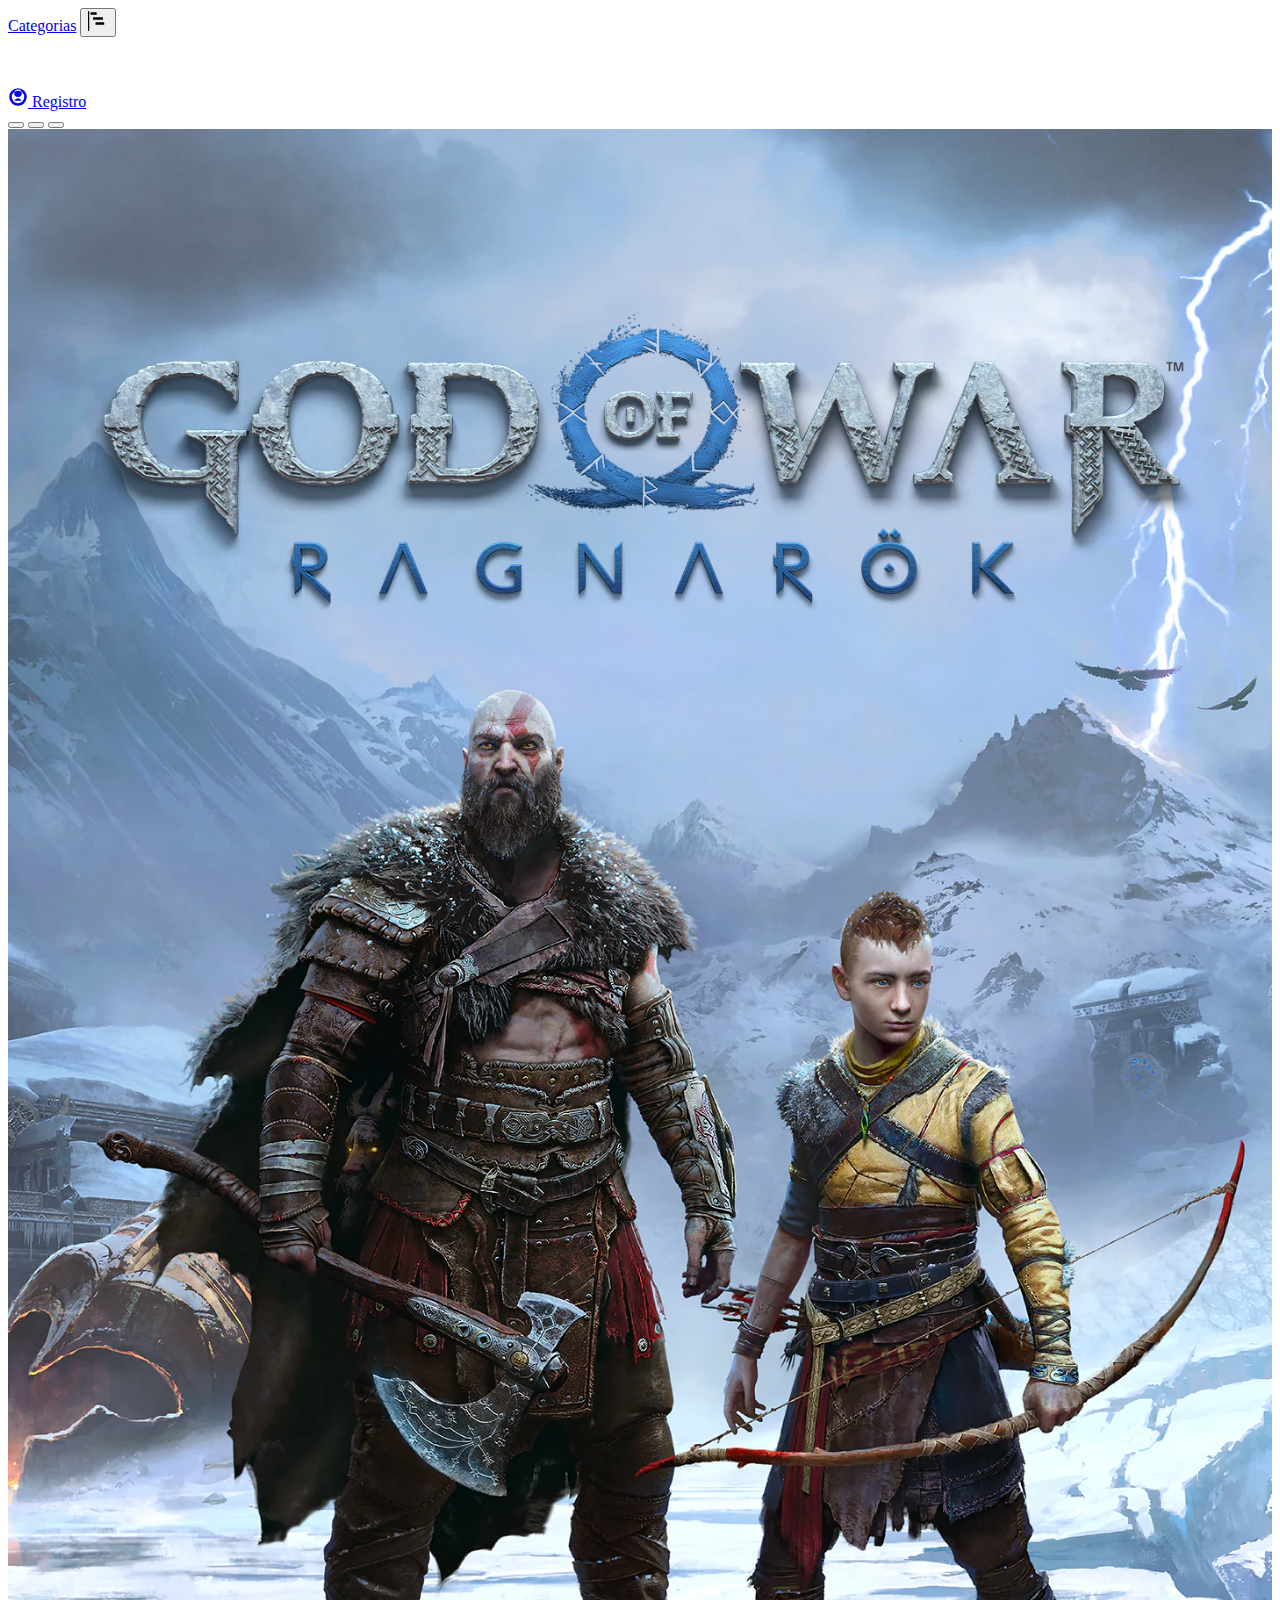
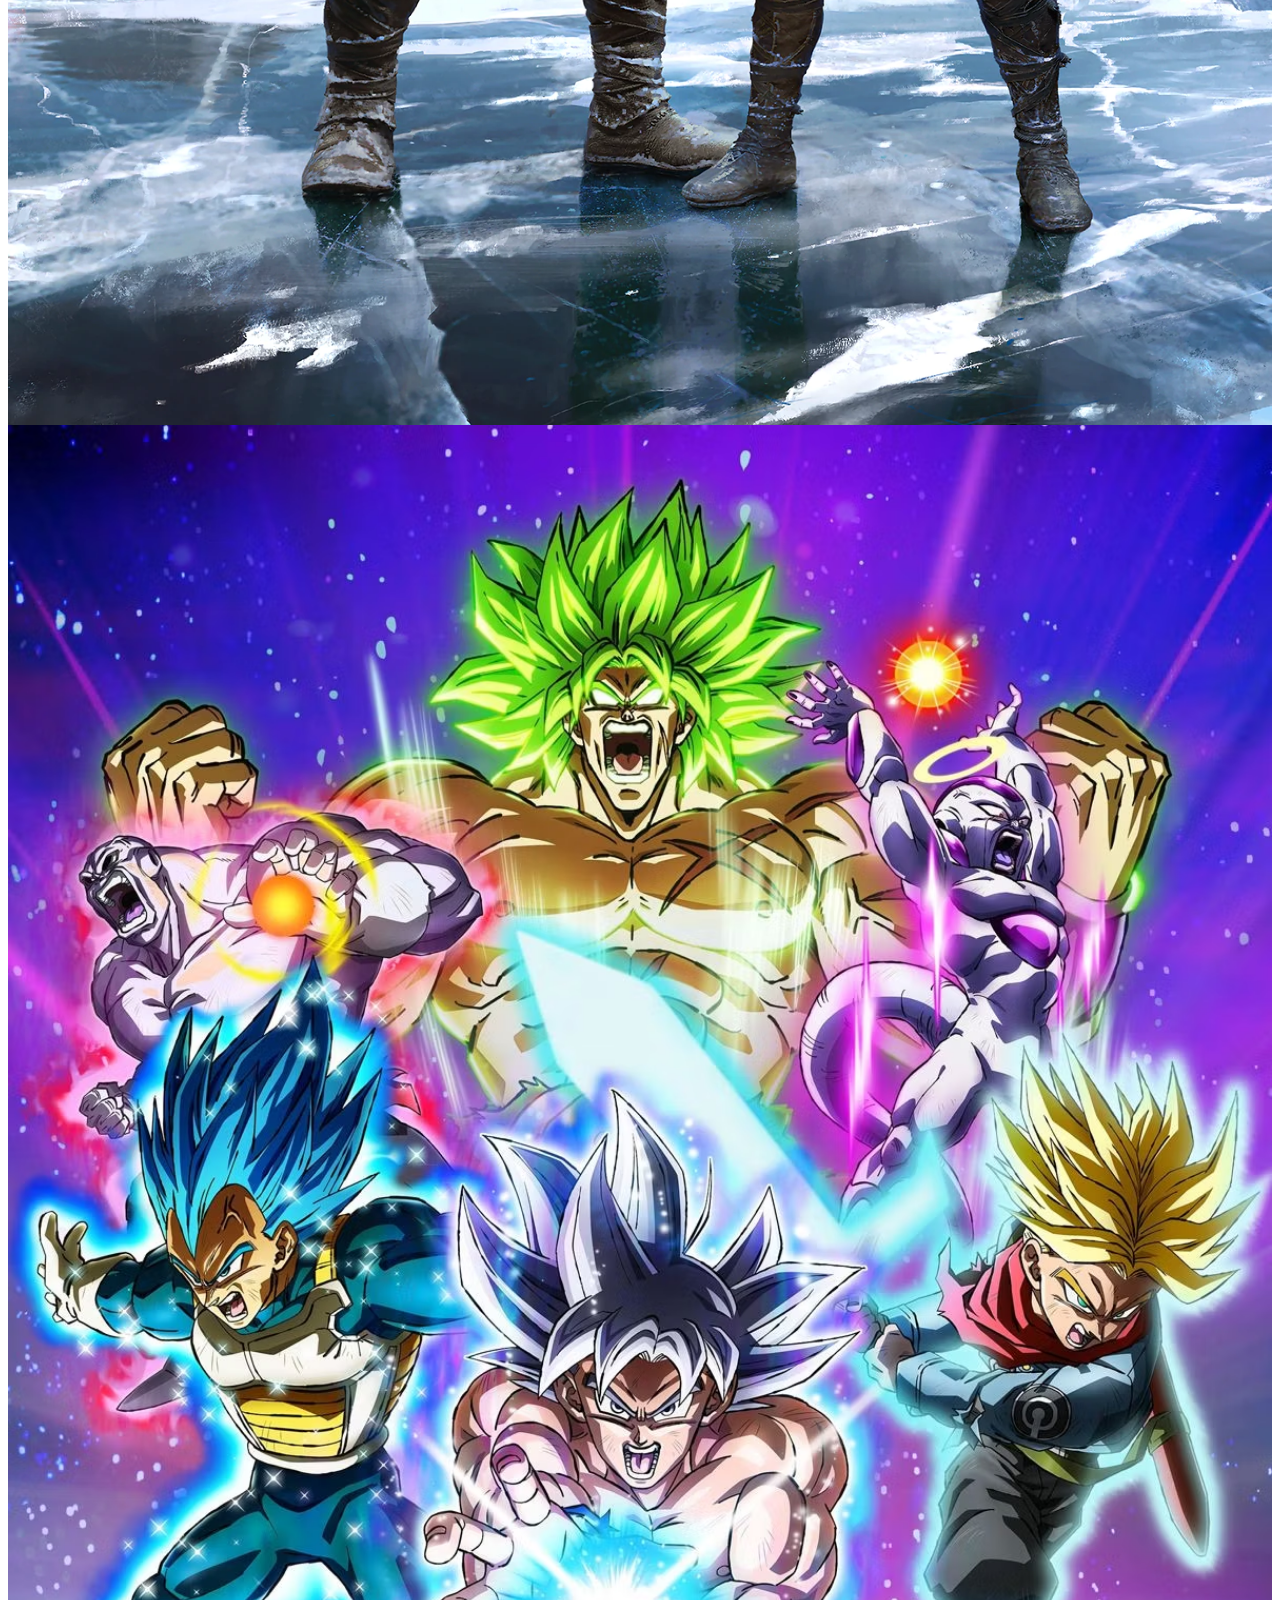
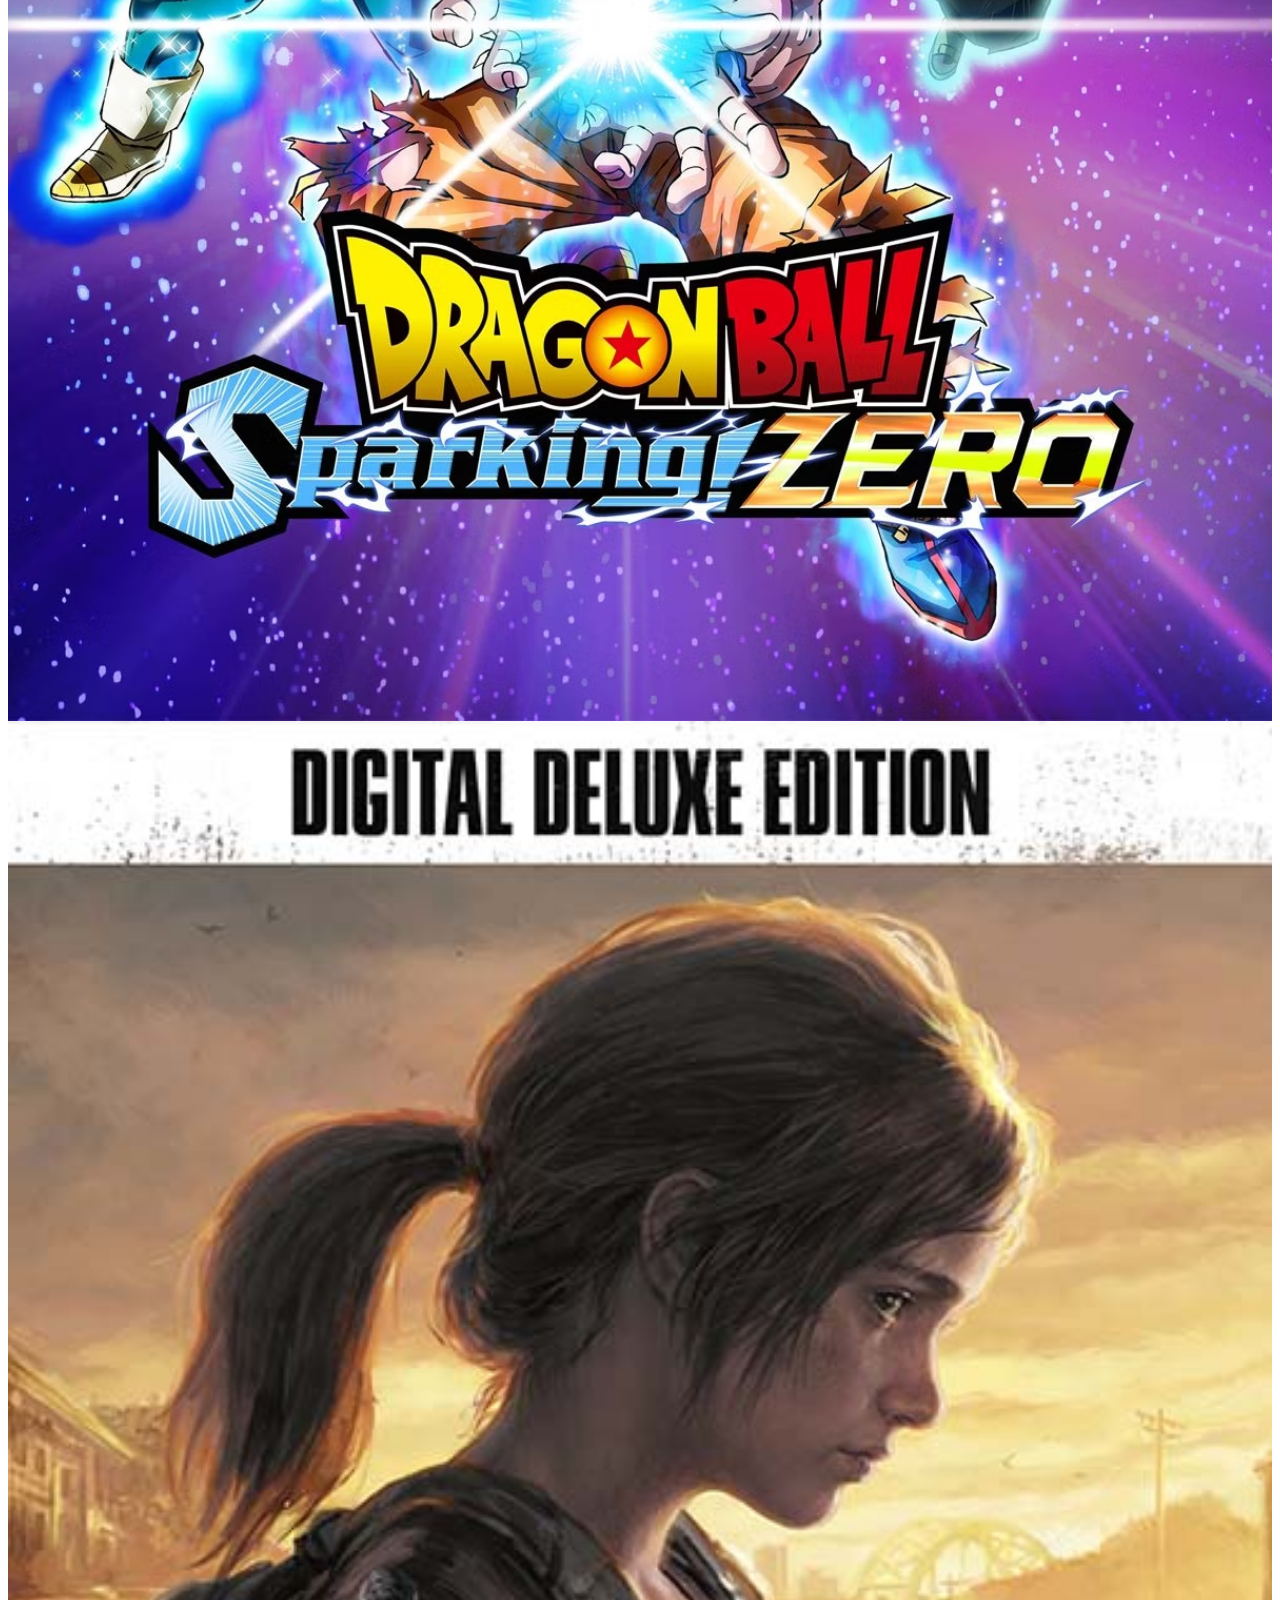
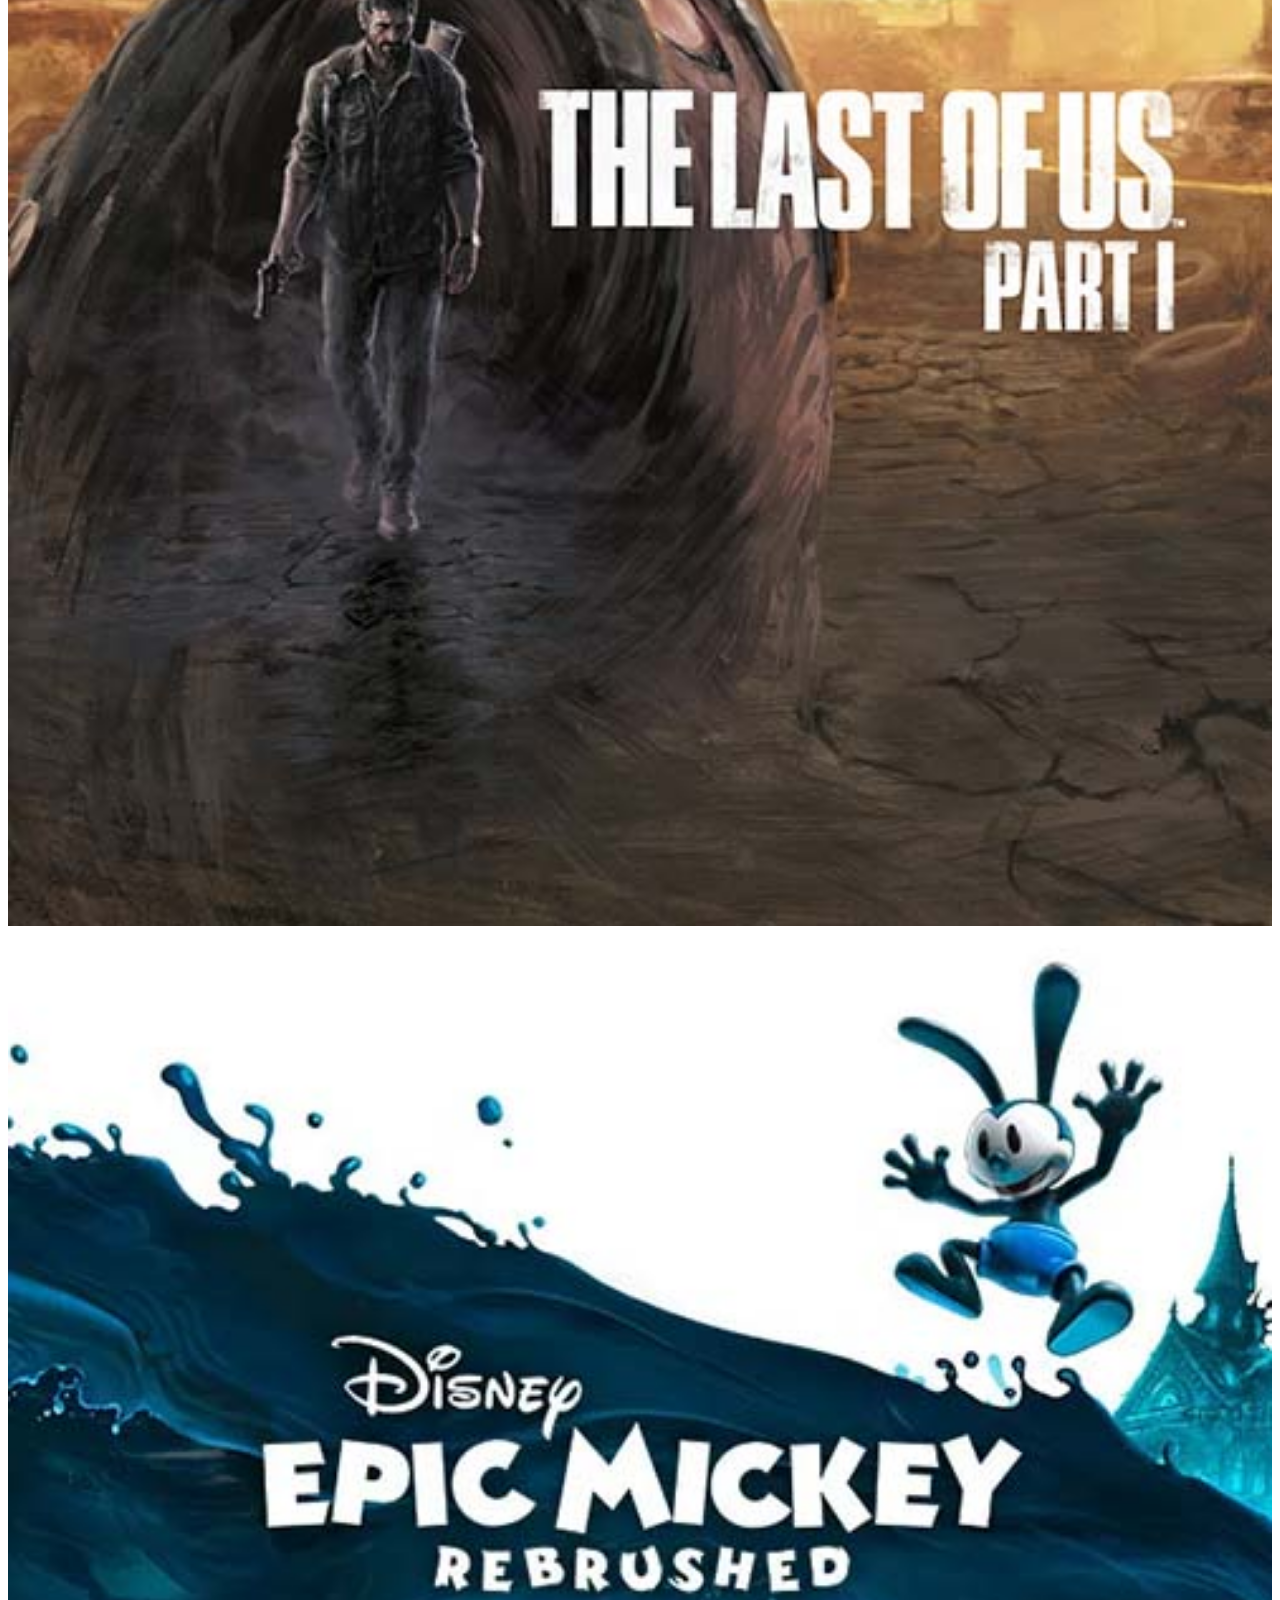
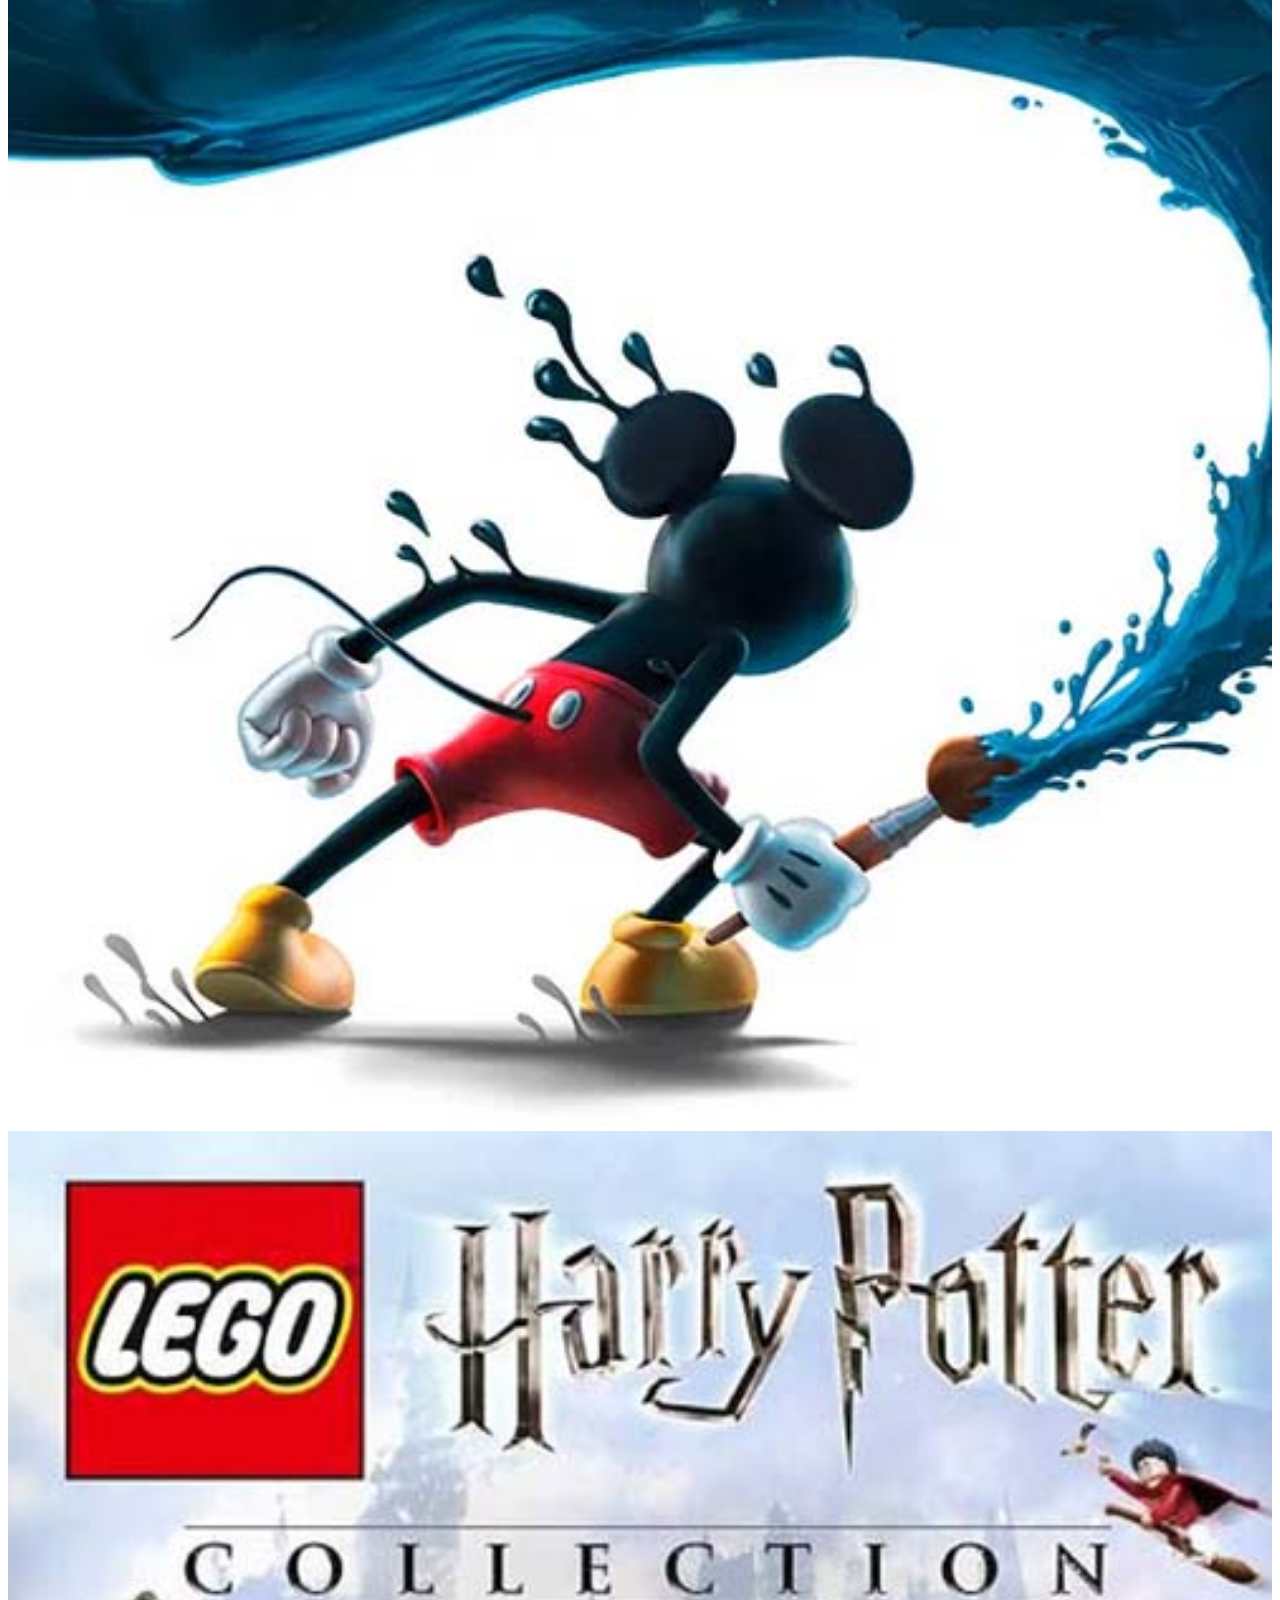
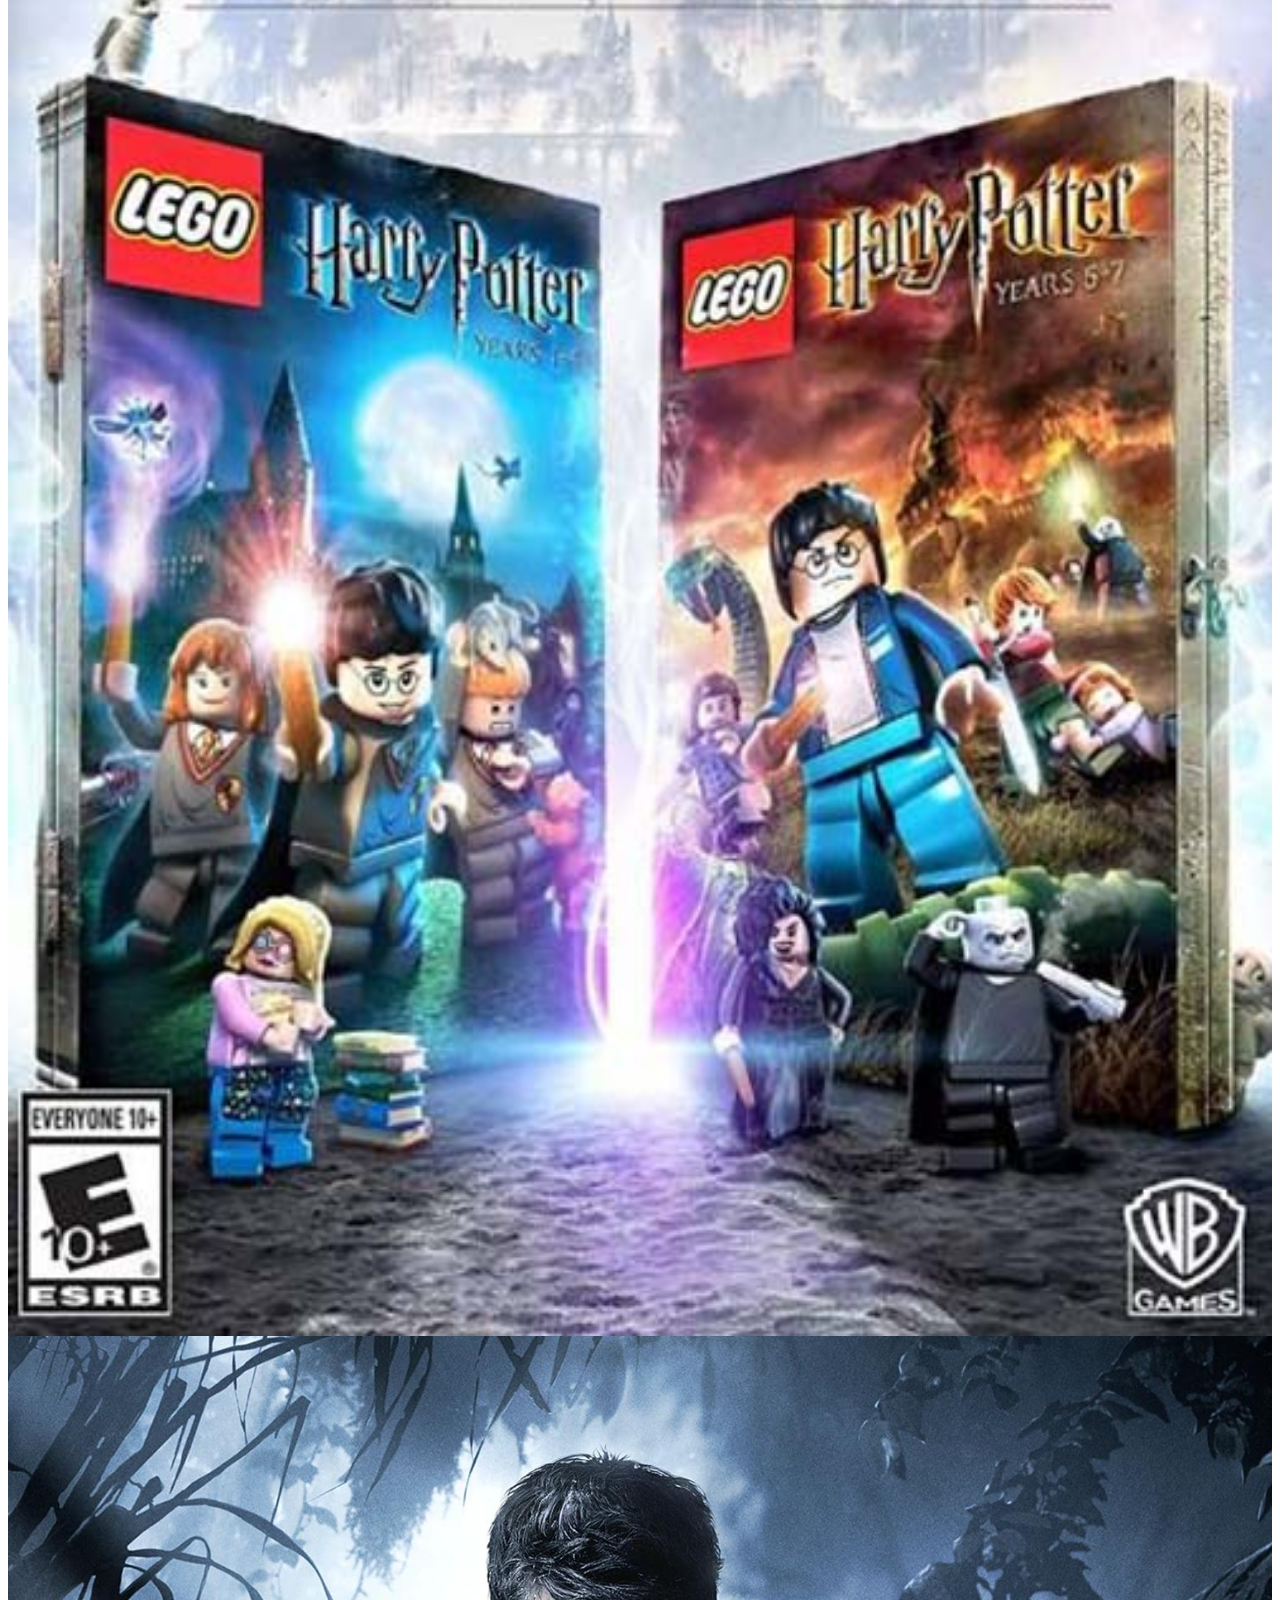
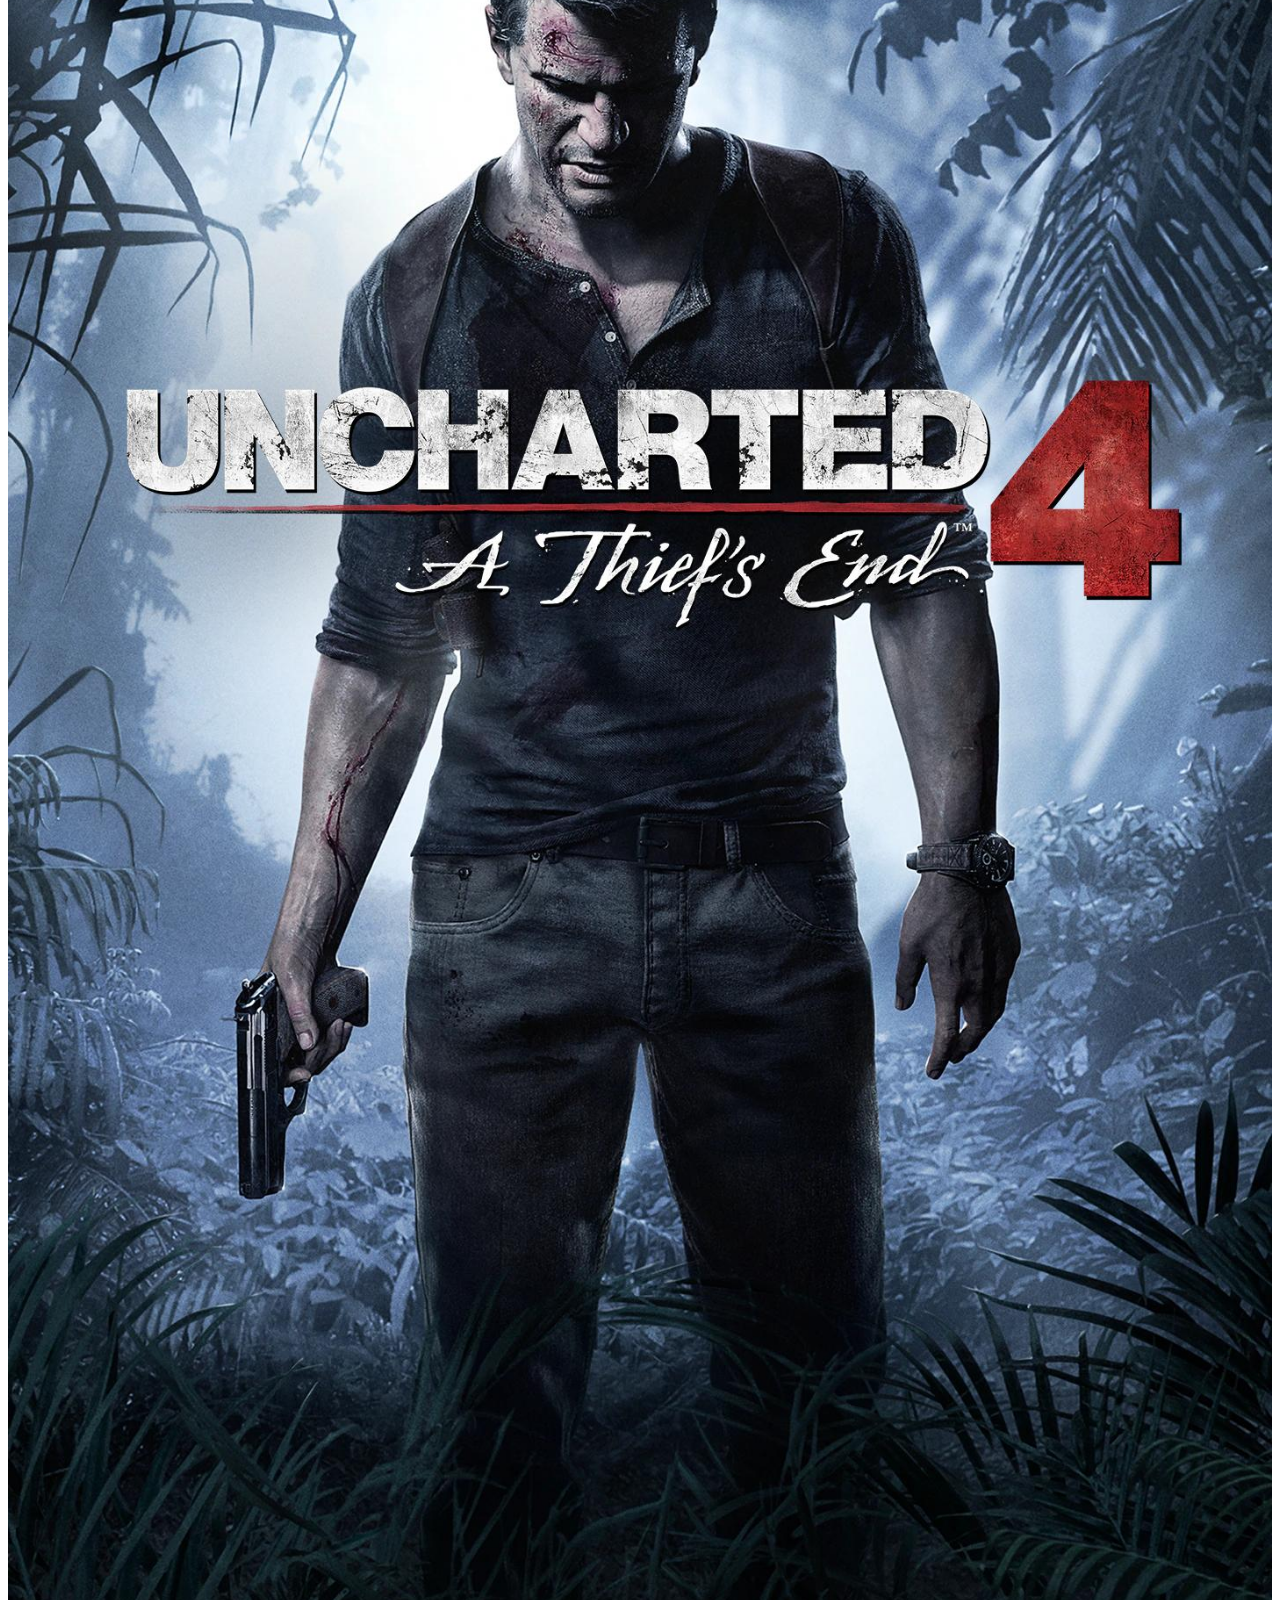
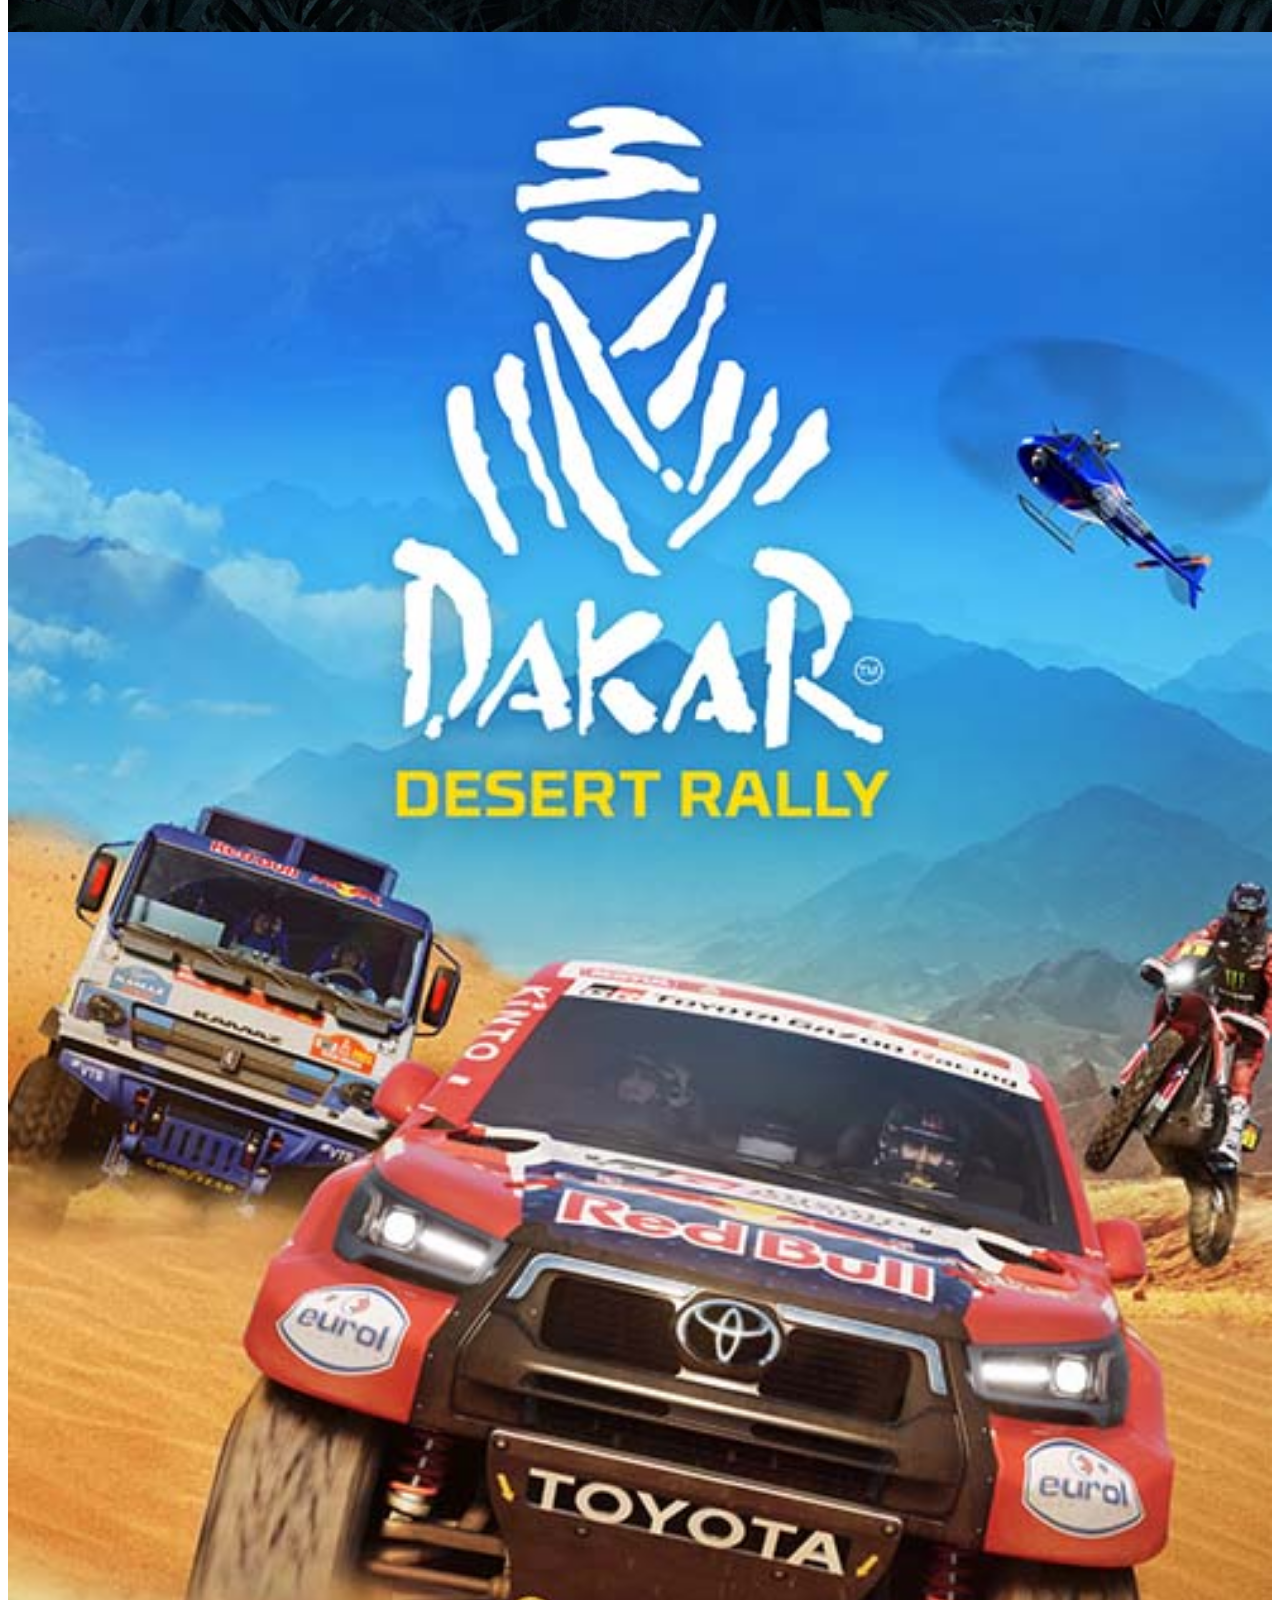
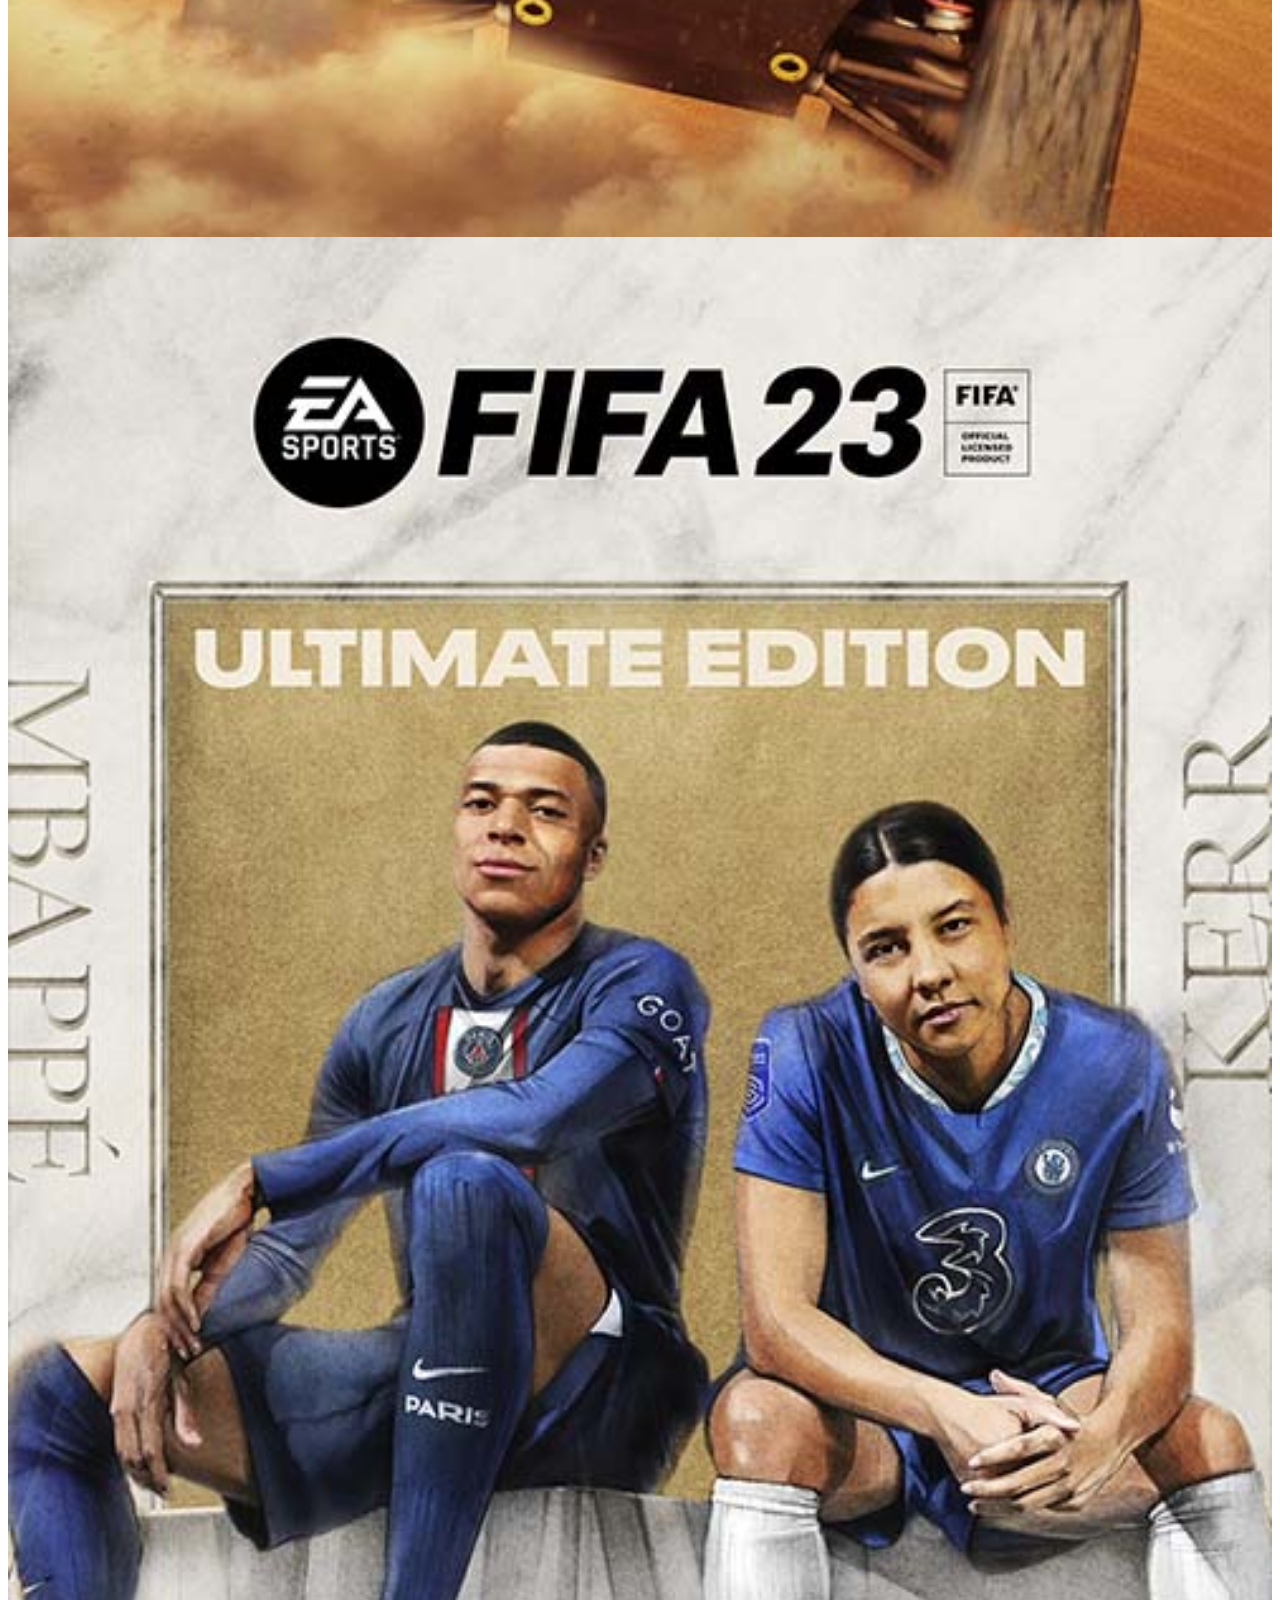
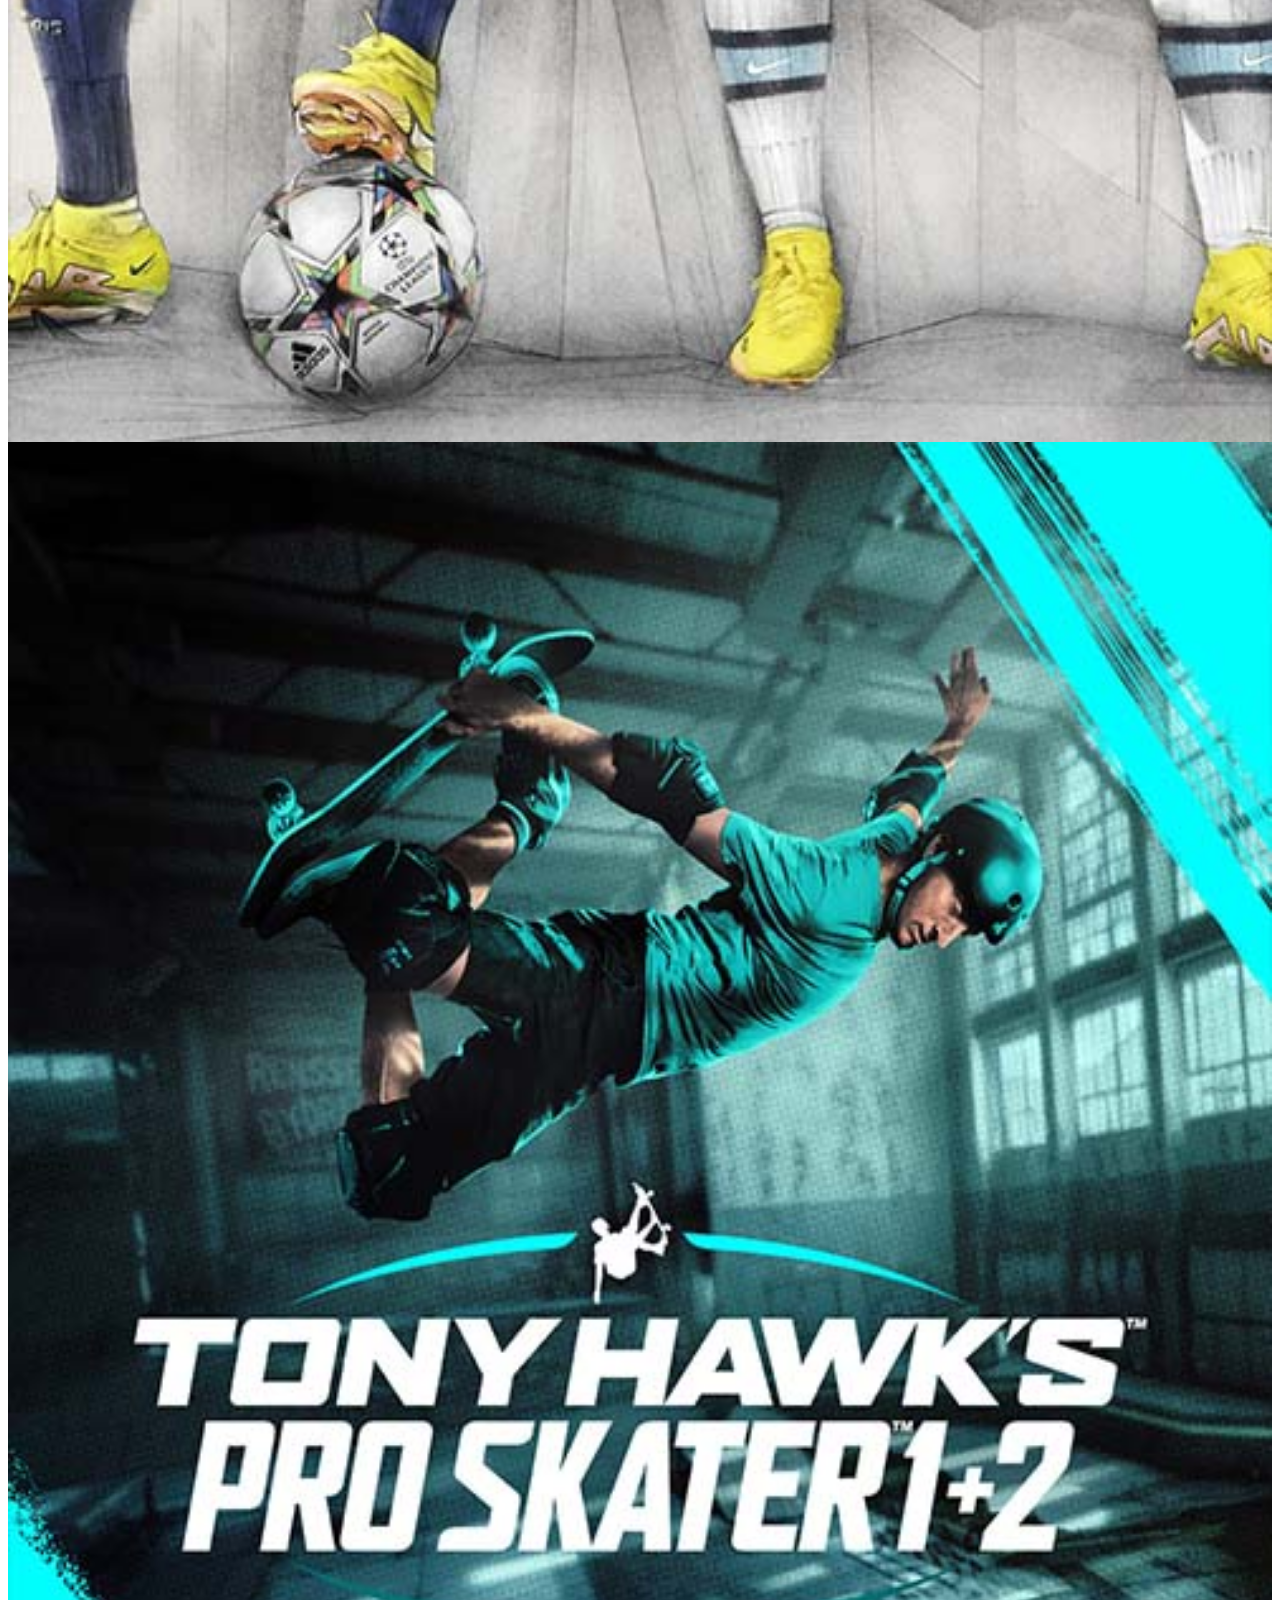
<file: semana 2/html/index.html>
<!DOCTYPE html>
<html>
<head>
    <meta charset="UTF-8">
    <meta name="viewport" content="width=device-width, initial-scale=1.0">
    <title>JUEGOSBKNS</title>
    <link rel="stylesheet" href="../css/Juegos.css">
    <link href="https://cdn.jsdelivr.net/npm/bootstrap@5.0.2/dist/css/bootstrap.min.css" rel="stylesheet" integrity="sha384-EVSTQN3/azprG1Anm3QDgpJLIm9Nao0Yz1ztcQTwFspd3yD65VohhpuuCOmLASjC" crossorigin="anonymous">
    <script src="../js/script.js"></script>
    <script src="https://cdn.jsdelivr.net/npm/bootstrap@5.0.2/dist/js/bootstrap.bundle.min.js" integrity="sha384-MrcW6ZMFYlzcLA8Nl+NtUVF0sA7MsXsP1UyJoMp4YLEuNSfAP+JcXn/tWtIaxVXM" crossorigin="anonymous"></script>
</head>
<body>

      
        <div class="navbar navbar-expand-lg navbar-dark bg-dark">
            <div class="container-fluid container">
                <a href="#" class="navbar-brand">Categorias</a>
                <button class="navbar-toggler"
                    type="button"
                    data-bs-toggle="collapse"
                    data-bs-target="#nav"
                >   
                    <svg xmlns="http://www.w3.org/2000/svg" width="20" height="20" fill="currentColor" class="bi bi-bar-chart-steps" viewBox="0 0 16 16">
                        <path d="M.5 0a.5.5 0 0 1 .5.5v15a.5.5 0 0 1-1 0V.5A.5.5 0 0 1 .5 0M2 1.5a.5.5 0 0 1 .5-.5h4a.5.5 0 0 1 .5.5v1a.5.5 0 0 1-.5.5h-4a.5.5 0 0 1-.5-.5zm2 4a.5.5 0 0 1 .5-.5h7a.5.5 0 0 1 .5.5v1a.5.5 0 0 1-.5.5h-7a.5.5 0 0 1-.5-.5zm2 4a.5.5 0 0 1 .5-.5h6a.5.5 0 0 1 .5.5v1a.5.5 0 0 1-.5.5h-6a.5.5 0 0 1-.5-.5z"/>
                    </svg>
                </button>

                <div class="collapse navbar-collapse" id="nav">
                    <ul class="navbar-nav">
                        <li class="nav-item">
                            <a href="../html/accion.html" class="nav-link">Acción</a>
                        </li>
                        <li class="nav-item">
                            <a href="../html/terror.html" class="nav-link">Terror</a>
                        </li>
                        <li class="nav-item">
                            <a href="../html/aventura.html" class="nav-link">Aventura</a>
                        </li>
                        <li class="nav-item">
                            <a href="../html/deporte.html" class="nav-link">Deporte</a>
                        </li>
                    </ul>
                </div>

                <!-- Ícono de usuario para el registro -->
                <div class="navbar-nav ml-auto">
                    <a href="registro.html" class="nav-link">
                        <svg xmlns="http://www.w3.org/2000/svg" width="20" height="20" fill="currentColor" class="bi bi-person-circle" viewBox="0 0 16 16">
                            <path d="M13 8a5 5 0 1 0-10 0 5 5 0 0 0 10 0zM8 1a7 7 0 1 1 0 14A7 7 0 0 1 8 1zm0 8a3 3 0 0 0-2.83 2h5.66A3 3 0 0 0 8 9zm0-1a3 3 0 1 0 0-6 3 3 0 0 0 0 6z"/>
                        </svg>
                        Registro
                    </a>
                </div>
            </div>  
        </div>      




        <div id="multiItemCarousel" class="carousel slide" data-bs-ride="carousel">
            <!-- Indicadores opcionales -->
            <div class="carousel-indicators">
                <button type="button" data-bs-target="#multiItemCarousel" data-bs-slide-to="0" class="active" aria-current="true" aria-label="Slide 1"></button>
                <button type="button" data-bs-target="#multiItemCarousel" data-bs-slide-to="1" aria-label="Slide 2"></button>
                <button type="button" data-bs-target="#multiItemCarousel" data-bs-slide-to="2" aria-label="Slide 3"></button>
            </div>
        
         
            <div class="carousel-inner">
                <div class="carousel-item active">
                    <div class="row">
                        <div class="col-4">
                            <img src="../imagenes/accion/Godofwar.webp" class="d-block w-100" alt="Imagen 1">
                        </div>
                        <div class="col-4">
                            <img src="../imagenes/accion/DBSZ.avif" class="d-block w-100" alt="Imagen 2">
                        </div>
                        <div class="col-4">
                            <img src="../imagenes/accion/The-Last-of-Us-Part-I-Deluxe-Edition-1.jpg" class="d-block w-100" alt="Imagen 3">
                        </div>
                    </div>
                </div>
                <div class="carousel-item">
                    <div class="row">
                        <div class="col-4">
                            <img src="../imagenes/aventura/Disney-Epic-Mickey-Rebrushed.jpg" class="d-block w-100" alt="Imagen 4">
                        </div>
                        <div class="col-4">
                            <img src="../imagenes/aventura/LEGO-Harry-Potter-Collection.jpg" class="d-block w-100" alt="Imagen 5">
                        </div>
                        <div class="col-4">
                            <img src="../imagenes/aventura/Uncharted 4.jpg" class="d-block w-100" alt="Imagen 6">
                        </div>
                    </div>
                </div>
                <div class="carousel-item">
                    <div class="row">
                        <div class="col-4">
                            <img src="../imagenes/deporte/Dakar-Desert-Rally-Deluxe-Edition.jpg" class="d-block w-100" alt="Imagen 7">
                        </div>
                        <div class="col-4">
                            <img src="../imagenes/deporte/FIFA-23.jpg" class="d-block w-100" alt="Imagen 8">
                        </div>
                        <div class="col-4">
                            <img src="../imagenes/deporte/Tony-Hawks-Pro-Skater-1-plus-2-Deluxe-Edition.jpg" class="d-block w-100" alt="Imagen 9">
                        </div>
                    </div>
                </div>
            </div>
        
            <!-- Controles de navegación -->
            <button class="carousel-control-prev" type="button" data-bs-target="#multiItemCarousel" data-bs-slide="prev">
                <span class="carousel-control-prev-icon" aria-hidden="true"></span>
                <span class="visually-hidden">Previous</span>
            </button>
            <button class="carousel-control-next" type="button" data-bs-target="#multiItemCarousel" data-bs-slide="next">
                <span class="carousel-control-next-icon" aria-hidden="true"></span>
                <span class="visually-hidden">Next</span>
            </button>
        </div>
</body>
</html>
</file>
<file: semana 2/css/Juegos.css>
ul li {
    display: inline-block;
    margin-right: 20px;
}

ul li a {
    display: inline-block; 
    text-decoration: none;
    color: #ffffff;
    font-weight: bold;
    font-size: 16px;
    transition: transform 0.3s ease, color 0.3s ease; 
}

.categoria {
    margin-bottom: 30px;
}

h2 {
    color: #ffffff;
    font-size: 24px;
    border-bottom: 2px solid #333;
    padding-bottom: 10px;
}

.columna {
    background-color: brown;
    border-radius: 20px;
    box-shadow: 0 2px 5px rgba(0, 0, 0, 0.2);
    padding: 30px;
    text-align: center;
    width: 50%;
    transition: transform 0.2s ease;
}

.juegos {
    display: flex;
    flex-wrap: wrap;
    gap: 20px;
    justify-content: center;

}

.columna p {
    font-size: 20px;
    color: white;
}

.juegos img {
    width: 50%;
    height: auto;
    object-fit: cover;
    border-radius: 8px;
}

.contenedor-icono svg {
    width: 30px;
    height: 30px;
}

/* Tamaño de las imágenes */

.carousel-inner .carousel-item img {
    width: 100%; /* Ancho completo */
    height: 80%; /* Altura completa */
    object-fit: contain; 
    display: block;
    margin: auto; 
}
</file>
